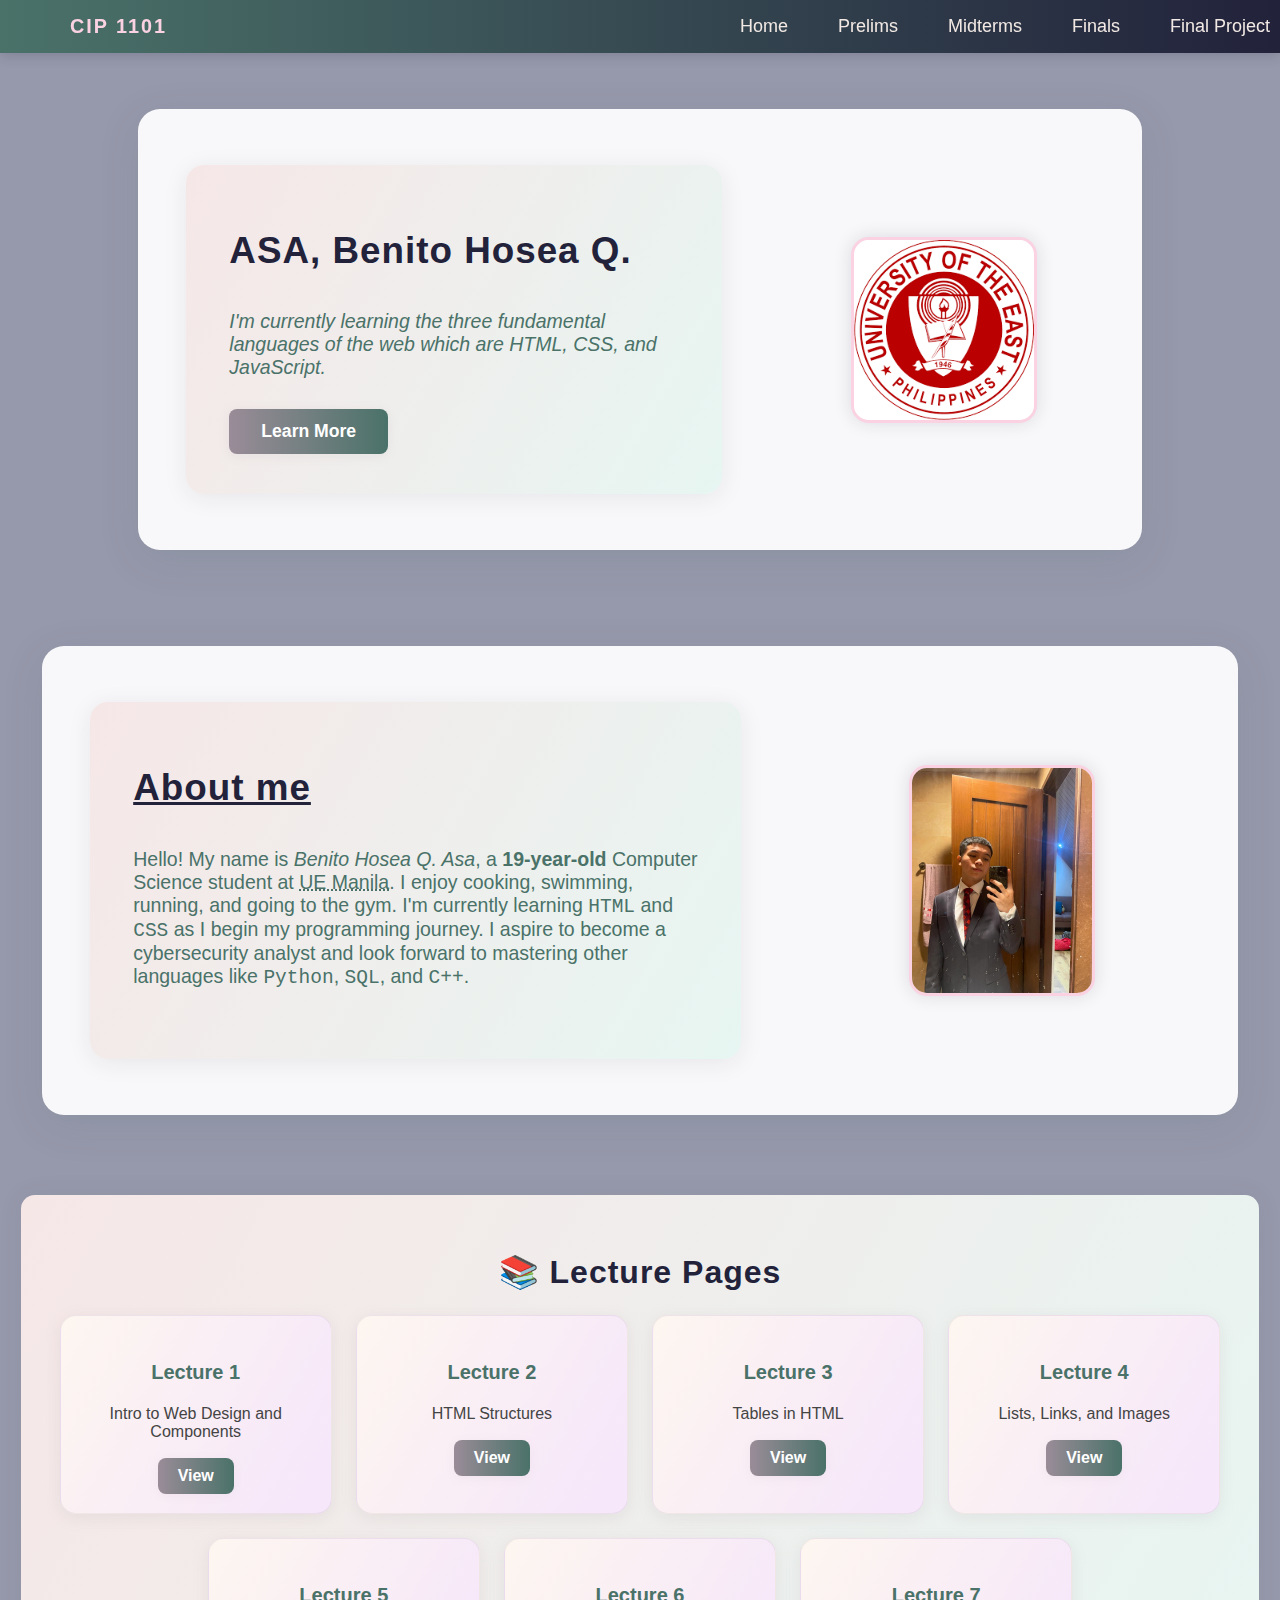
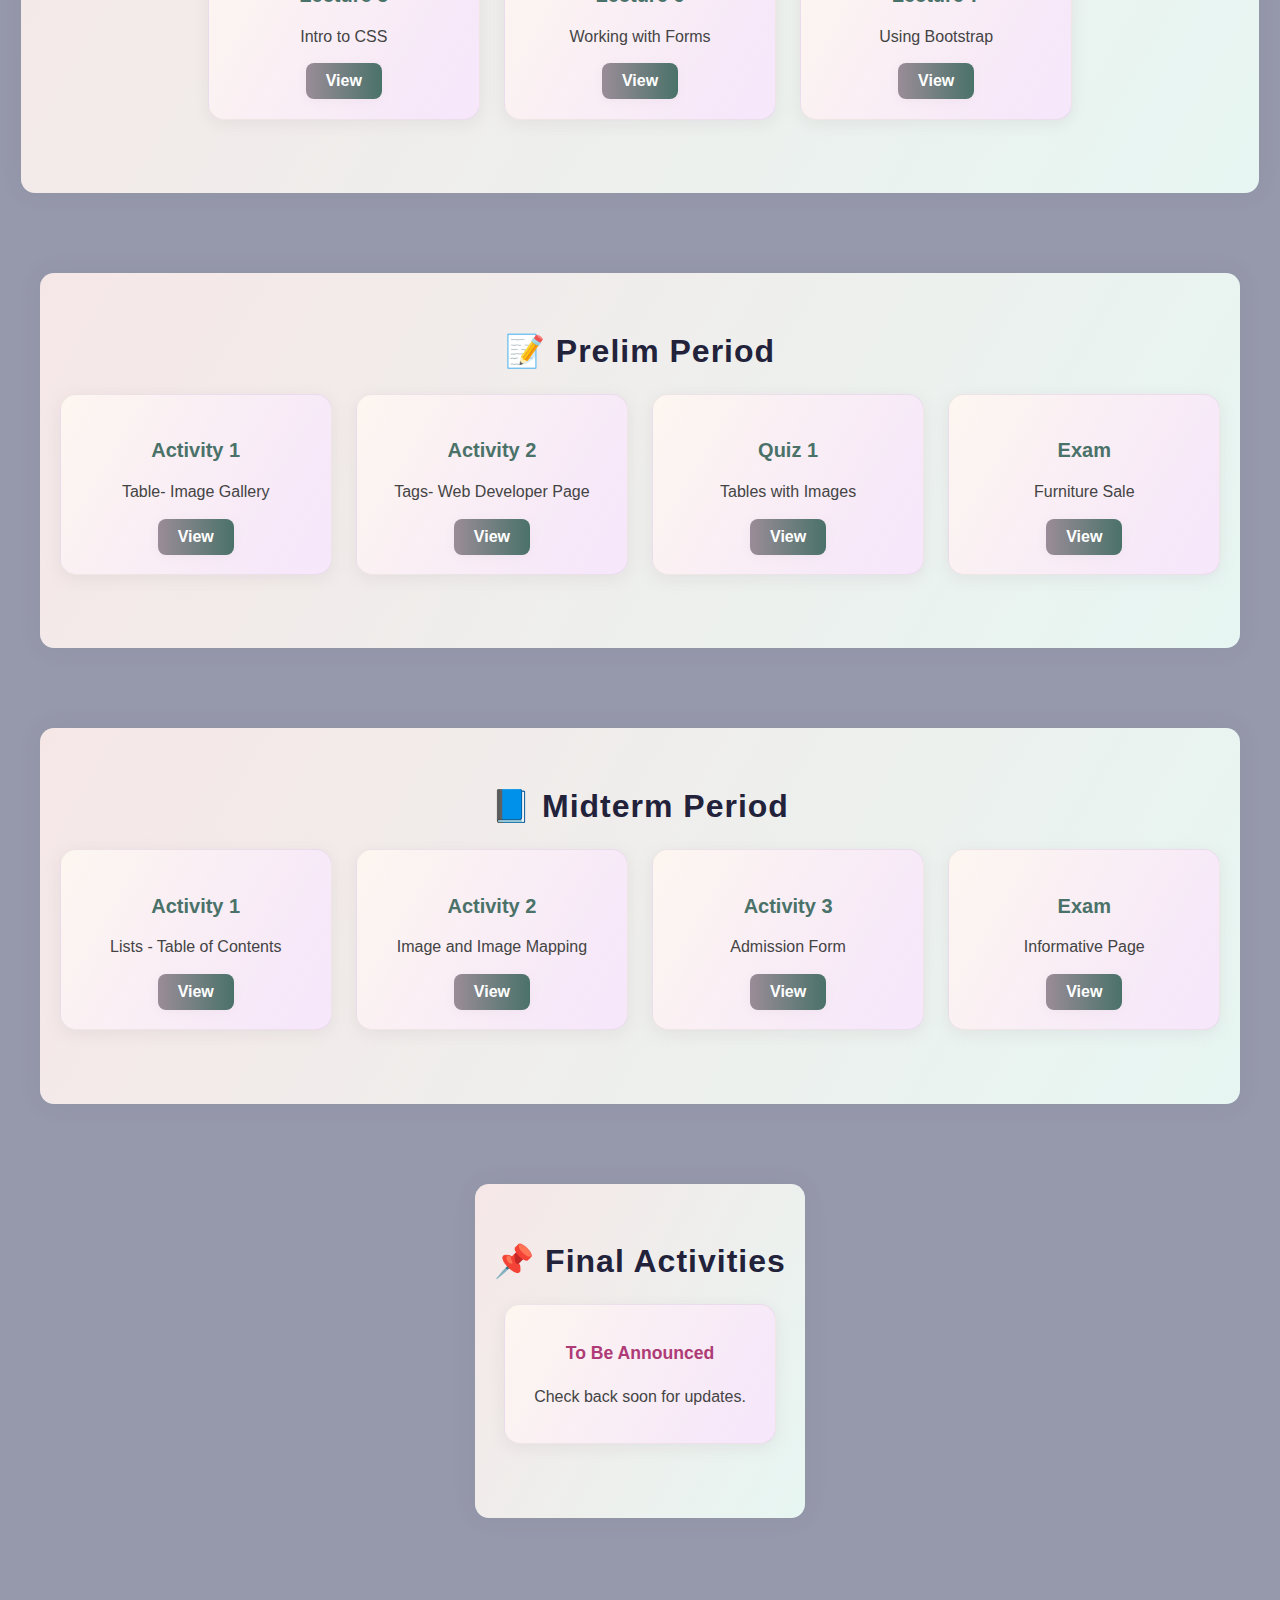
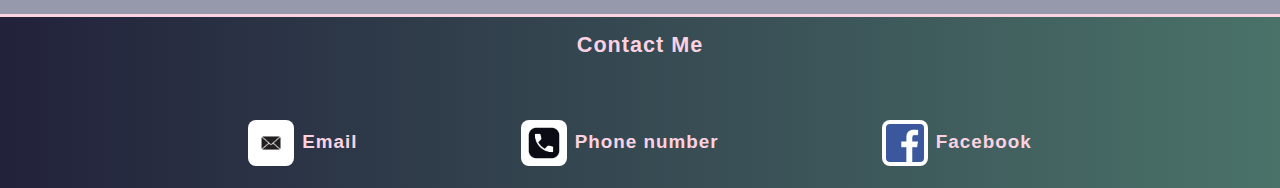
<file: index.html>
<!DOCTYPE html>
<html lang="en">
<head>
    <meta charset="UTF-8">
    <meta name="viewport" content="width=device-width, initial-scale=1.0">
    <title>Portfolio</title>
    <script>
        window.onscroll = function() {
            let btn = document.getElementById("backToTopBtn");
            if (btn) {
                if (document.body.scrollTop > 300 || document.documentElement.scrollTop > 300) {
                    btn.style.display = "block";
                } else {
                    btn.style.display = "none";
                }
            }
        };
        function topFunction() {
            window.scrollTo({ top: 0, behavior: 'smooth' });
        }
    </script>
    <style>
        body {
            font-family: 'Segoe UI', 'Helvetica Neue', Arial, 'Liberation Sans', sans-serif;
            margin: 0;
            display: flex;
            flex-direction: column;
            min-height: 100vh;
            color: #22223b;
            background: linear-gradient(180deg, #9698ab 90%);
        }
        nav {
            padding: 15px 0;
            width: 100%;
            position: sticky;
            top: 0;
            z-index: 100;
            background: linear-gradient(90deg, #4a7269 0%, #22223b 100%);
            box-shadow: 0 2px 12px rgba(34, 34, 59, 0.2);
        }
        ol {
            font-size: 1.1em;
            font-weight: 700;
            letter-spacing: 2px;
            color: #fad2e1;
            margin: 0 20px 0 30px;
        }
        .nav-container {
            display: flex;
            justify-content: space-between;
            align-items: center;
            max-width: 1400px;
            margin: auto;
            font-size: 18px;
        }
        .nav-links {
            list-style: none;
            display: flex;
            margin: 0;
            padding: 0;
        }
        .nav-links li {
            margin-left: 30px;
        }
        .nav-links li a {
            color: #f2e9e4;
            text-decoration: none;
            transition: color 0.3s;
            font-weight: 500;
            padding: 6px 10px;
            border-radius: 6px;
        }
        .nav-links li a:hover,
        .nav-links li a:focus {
            color: #22223b;
            background: #fad2e1;
        }

        /* Unified Card Section Style for both Intro and About */
        .main-section {
            display: flex;
            flex-direction: column;
            align-items: center;
            gap: 2.5rem;
            margin: 3.5rem auto 2.5rem auto;
            max-width: 1100px;
            background: #ffffffee;
            border-radius: 22px;
            box-shadow: 0 10px 40px rgba(74, 114, 105, 0.13);
            padding: 2.5rem 2rem;
        }
        @media (min-width: 800px) {
            .main-section {
                flex-direction: row;
                justify-content: space-between;
                align-items: stretch;
                gap: 4.5rem;
                padding: 3.5rem 3rem;
            }
        }
        .section-content {
            flex: 1.5;
            display: flex;
            flex-direction: column;
            justify-content: center;
            background: linear-gradient(120deg, #f6e7e7 0%, #e7f6f2 100%);
            border-radius: 18px;
            padding: 2.5rem 2.7rem;
            box-shadow: 0 4px 24px rgba(34,34,59,0.08);
            position: relative;
            min-width: 320px;
        }
        .section-content h1 {
            font-size: 2.3rem;
            font-weight: 800;
            letter-spacing: 1px;
            color: #22223b;
            margin-bottom: 1.2rem;
        }
        .section-content p {
            font-size: 1.22rem;
            color: #4a7269;
            margin-bottom: 30px;
        }
        .section-content button {
            padding: 12px 32px;
            background: linear-gradient(90deg, #9a8c98 0%, #4a7269 100%);
            color: #fff;
            border: none;
            border-radius: 8px;
            font-size: 1.1rem;
            font-weight: 700;
            cursor: pointer;
            transition: background 0.3s, box-shadow 0.3s;
            box-shadow: 0 2px 12px rgba(154, 140, 152, 0.12);
        }
        .section-content button:hover {
            background: linear-gradient(90deg, #4a7269 0%, #9a8c98 100%);
            box-shadow: 0 4px 20px rgba(74, 114, 105, 0.10);
        }
        .school-logo {
            position: absolute;
            top: 18px;
            right: 18px;
            width: 70px;
            height: 70px;
            object-fit: contain;
            border-radius: 14px;
            background: #fff;
            box-shadow: 0 2px 8px rgba(154, 140, 152, 0.16);
            border: 2px solid #e07a5f;
        }
        @media (max-width: 700px) {
            .school-logo {
                position: static;
                display: block;
                margin: 1rem auto 0 auto;
            }
            .section-content {
                text-align: center;
            }
        }
        .section-image {
            flex: 1;
            display: flex;
            align-items: center;
            justify-content: center;
            min-width: 220px;
        }
        .section-image img {
            max-width: 180px;
            width: 100%;
            height: auto;
            border-radius: 18px;
            box-shadow: 0 0 18px rgba(34, 34, 59, 0.13);
            border: 3px solid #fad2e1;
            background: #fff;
            object-fit: cover;
            transition: transform 0.22s;
        }
        .section-image img:hover {
            transform: scale(1.045) rotate(-1deg);
            box-shadow: 0 12px 40px rgba(154, 140, 152, 0.18);
        }

        /* PERIOD SECTIONS - Set to About Section background */
        .period-section {
            background: linear-gradient(120deg, #f6e7e7 0%, #e7f6f2 100%);
            padding: 2.3rem 1.2rem;
            margin: 2.5rem auto;
            max-width: 1200px;
            border-radius: 14px;
            box-shadow: 0 0 24px rgba(74, 114, 105, 0.08);
            text-align: center;
        }
        .period-section h1 {
            font-size: 2rem;
            margin-bottom: 1.1rem;
            color: #22223b;
            letter-spacing: 1px;
        }
        .period-section h2 {
            font-size: 1.4rem;
            color: #4a7269;
            margin-top: 1.5rem;
        }
        .period-section h3 {
            color: #ae3b76;
        }
        .period-section p {
            font-size: 1.13rem;
            color: #444;
        }

        /* CARD CONTAINER */
        .card-container {
            display: flex;
            flex-wrap: wrap;
            gap: 1.5rem;
            justify-content: center;
            margin: 1.5rem auto 2.3rem auto;
        }
        .card {
            background: linear-gradient(120deg, #fdf6f0 0%, #f6e7fa 90%);
            color: #22223b;
            width: 235px;
            padding: 1.3rem 1.1rem 1.2rem 1.1rem;
            border-radius: 16px;
            box-shadow: 0 4px 16px rgba(154, 140, 152, 0.14);
            border: 1.5px solid rgba(154, 140, 152, 0.13);
            display: flex;
            flex-direction: column;
            align-items: center;
            transition: transform 0.22s cubic-bezier(.4,2,.6,1), box-shadow 0.21s;
        }
        .card:hover {
            transform: translateY(-6px) scale(1.035);
            box-shadow: 0 10px 24px rgba(74, 114, 105, 0.19);
        }
        .card h2 {
            color: #4a7269;
            margin-bottom: 0.3rem;
            font-size: 1.25em;
        }
        .card h3 {
            color: #ae3b76;
            margin-bottom: 0.5rem;
            font-size: 1.1em;
        }
        .card p {
            margin-bottom: 1.1rem;
            color: #444;
            font-size: 1em;
        }
        .card button {
            background: linear-gradient(90deg, #9a8c98 0%, #4a7269 100%);
            border: none;
            padding: 9px 20px;
            border-radius: 8px;
            color: white;
            font-weight: bold;
            font-size: 1em;
            cursor: pointer;
            transition: background 0.3s, box-shadow 0.2s;
            box-shadow: 0 2px 10px rgba(154, 140, 152, 0.08);
        }
        .card button:hover {
            background: linear-gradient(90deg, #4a7269 0%, #9a8c98 100%);
            box-shadow: 0 6px 18px rgba(74, 114, 105, 0.12);
        }
        .card a.card-btn {
            display: inline-block;
            background: linear-gradient(90deg, #9a8c98 0%, #4a7269 100%);
            border: none;
            padding: 9px 20px;
            border-radius: 8px;
            color: white;
            font-weight: bold;
            font-size: 1em;
            cursor: pointer;
            text-decoration: none;
            transition: background 0.3s, box-shadow 0.2s;
            box-shadow: 0 2px 10px rgba(154, 140, 152, 0.08);
        }
        .card a.card-btn:hover {
            background: linear-gradient(90deg, #4a7269 0%, #9a8c98 100%);
            box-shadow: 0 6px 18px rgba(74, 114, 105, 0.12);
        }

        /* Footer Styles - Compact Height, Large Icons, Good Spacing */
        footer {
            width: 100%;
            background: linear-gradient(90deg, #22223b 0%, #4a7269 100%);
            color: #f2e9e4;
            border-top: 3px solid #fad2e1;
            margin-top: 3.5rem;
            padding: 1.1rem 0 1.1rem 0;
            display: flex;
            flex-wrap: wrap;
            flex-direction: row;
            justify-content: center;
            align-items: center;
            font-size: 1.18rem;
            gap: 2.8rem;
            min-height: 0;
        }
        .footer-title {
            width: 100%;
            text-align: center;
            margin-bottom: 0.7rem;
            font-size: 1.35rem;
            font-weight: 700;
            letter-spacing: 1px;
            color: #fad2e1;
            line-height: 1;
        }
        .footer-item {
            display: flex;
            align-items: center;
            gap: 1.05rem;
            margin: 0 1.9rem 0 1.9rem;
            padding: 0.3rem 1.1rem;
            border-radius: 9px;
            box-sizing: border-box;
        }
        .footer-item a {
            display: flex;
            align-items: center;
            color: #fad2e1;
            text-decoration: none;
            transition: color 0.2s, background 0.22s;
            padding: 0.2rem 0.7rem;
            font-size: 1.13rem;
            font-weight: 600;
            border-radius: 7px;
        }
        .footer-item a:hover {
            color: #fff;
            background: rgba(250, 210, 225, 0.09);
        }
        .footer-icon {
            width: 38px;
            height: 38px;
            object-fit: contain;
            margin-right: 0.5rem;
            border-radius: 8px;
            background: #fff;
            transition: box-shadow 0.2s;
            padding: 4px;
        }
        .footer-label {
            font-size: 1.18rem;
            letter-spacing: 1px;
            font-weight: 600;
            line-height: 1.1;
        }
        .footer-item a:hover .footer-icon {
            box-shadow: 0 2px 14px #fad2e1ab;
        }
        @media (max-width: 900px) {
            footer {
                flex-direction: column;
                gap: 1.5rem;
                font-size: 1.05rem;
                text-align: center;
                padding: 1rem 0 0.8rem 0;
            }
            .footer-title {
                margin-bottom: 0.6rem;
                font-size: 1.13rem;
            }
            .footer-item {
                margin: 0 auto 0.6rem auto;
                padding: 0.3rem 0.6rem;
                justify-content: center;
            }
            .footer-icon {
                width: 32px;
                height: 32px;
                margin-right: 0.3rem;
                padding: 2px;
            }
            .footer-label {
                font-size: 1.06rem;
            }
        }
      
    </style>
</head>
<body>
    <nav>
        <div class="nav-container">
            <ol>CIP 1101</ol>
            <ul class="nav-links">
                <li><a href="#">Home</a></li>
                <li><a href="#prelim">Prelims</a></li>
                <li><a href="#midterm">Midterms</a></li>
                <li><a href="#final">Finals</a></li>
                <li><a href="#">Final Project</a></li>
            </ul>
        </div>
    </nav>

    <!-- Intro Section (Now Unified with About) -->
    <section class="main-section" id="intro">
        <div class="section-content">
            <h1>ASA, Benito Hosea Q.</h1>
            <p><em>I'm currently learning the three fundamental 
            <br> languages of the web which are HTML, CSS, and JavaScript.</em></p>
            <a href="#about"><button><strong>Learn More</strong></button></a>
        </div>
        <div class="section-image">
            <img src="TheUELOGO.png" alt="University of The East">
        </div>
    </section>

    <!-- About Section (Now Unified with Intro) -->
    <section class="main-section" id="about">
        <div class="section-content">
            <h1><u>About me</u></h1>
            <p>
                Hello! My name is <i>Benito Hosea Q. Asa</i>, a <strong>19-year-old</strong> Computer Science student at 
                <abbr title="University of the East - Manila">UE Manila</abbr>. I enjoy cooking, swimming, running, and going to the gym. 
                I'm currently learning <code>HTML</code> and <code>CSS</code> as I begin my programming journey. I aspire to become a 
                cybersecurity analyst and look forward to mastering other languages like <code>Python</code>, <code>SQL</code>, and <code>C++</code>.
            </p>
        </div>
        <div class="section-image">
            <img src="Asa-Benito.jpg" alt="Benito Hosea Q. Asa">
        </div>
    </section>

    <section class="period-section">
        <h1>📚 Lecture Pages</h1>
        <div class="card-container">
            <div class="card">
                <h2>Lecture 1</h2>
                <p>Intro to Web Design and Components</p>
                <a href="Name_ Benito Hosea Q.pdf" class="card-btn" target="_blank">View</a>
            </div>
            <div class="card">
                <h2>Lecture 2</h2>
                <p>HTML Structures</p>
                <a href="exer1.html" class="card-btn" target="_blank">View</a>
            </div>
            <div class="card">
                <h2>Lecture 3</h2>
                <p>Tables in HTML</p>
                <a href="https://codepen.io/Hosea17/pen/VYLYamq" class="card-btn" target="_blank">View</a>
            </div>
            <div class="card">
                <h2>Lecture 4</h2>
                <p>Lists, Links, and Images</p>
                <a href="file:///C:/Users/Asa/Downloads/lecture4.pdf" class="card-btn" target="_blank">View</a>
            </div>
            <div class="card">
                <h2>Lecture 5</h2>
                <p>Intro to CSS</p>
                <a href="Lecture4.html" class="card-btn" target="_blank">View</a>
            </div>
            <div class="card">
                <h2>Lecture 6</h2>
                <p>Working with Forms</p>
                <a href="CIP 1101 MIDTERM EXERCISE 2.html" class="card-btn" target="_blank">View</a>
            </div>
            <div class="card">
                <h2>Lecture 7</h2>
                <p>Using Bootstrap</p>
                <a href="https://codepen.io/Hosea17/pen/zxxadPy" class="card-btn" target="_blank">View</a>
            </div>
        </div>
    </section>

    <!-- PRELIM PERIOD -->
   <section id="prelim" class="period-section">
        <h1>📝 Prelim Period</h1>
        <div class="card-container">
            <div class="card">
                <h2>Activity 1</h2>
                <p>Table- Image Gallery</p>
                <a href="CIP%201101%20PRELIM%20ASSIGNMENT%232.html" class="card-btn" target="_blank">View</a>
            </div>
            <div class="card">
                <h2>Activity 2</h2>
                <p>Tags- Web Developer Page</p>
                <a href="https://codepen.io/Hosea17/pen/Kwpwzma" class="card-btn" target="_blank">View</a>
            </div>
            <div class="card">
                <h2>Quiz 1</h2>
                <p>Tables with Images</p>
                <a href="https://codepen.io/Hosea17/pen/EajaKOd" class="card-btn" target="_blank">View</a>
            </div>
            <div class="card">
                <h2>Exam</h2>
                <p>Furniture Sale</p>
                <a href="Home.html" class="card-btn" target="_blank">View</a>
            </div>
        </div>
    </section>

    <!-- MIDTERM PERIOD -->
    <section id="midterm" class="period-section">
        <h1>📘 Midterm Period</h1>
        <div class="card-container">
            <div class="card">
                <h2>Activity 1</h2>
                <p>Lists - Table of Contents</p>
                <a href="https://codepen.io/Hosea17/pen/JodoXqz" class="card-btn" target="_blank">View</a>
            </div>
            <div class="card">
                <h2>Activity 2</h2>
                <p>Image and Image Mapping</p>
                <a href="https://codepen.io/Hosea17/pen/LEVENao" class="card-btn" target="_blank">View</a>
            </div>
            <div class="card">
                <h2>Activity 3</h2>
                <p>Admission Form</p>
                <a href="https://codepen.io/Hosea17/pen/qEdEZww" class="card-btn" target="_blank">View</a>
            </div>
            <div class="card">
                <h2>Exam</h2>
                <p>Informative Page</p>
                <a href="https://cip1101csbdcustodiosy2425.on.drv.tw/MidExam/MidExam.html" class="card-btn" target="_blank">View</a>
            </div>
        </div>
    
    </section>

    <!-- FINAL PERIOD -->
    <section id="final" class="period-section">
        <h1>📌 Final Activities</h1>
        <div class="card-container">
            <div class="card"><h3>To Be Announced</h3><p>Check back soon for updates.</p></div>
        </div>
    </section>

    <!-- Footer Section -->
    <footer>
        <div class="footer-title">
            Contact Me
        </div>
        <div class="footer-item">
            <a href="mailto:asa.benitohosea@ue.edu.ph" target="_blank" title="Email">
                <img src="Emaillogo.jpg" alt="Email Icon" class="footer-icon">
                <span class="footer-label">Email</span>
            </a>
        </div>
        <div class="footer-item">
            <a href="tel:09628467436" target="_blank" title="Phone number">
                <img src="phonecalllogo.png" alt="Phone Icon" class="footer-icon">
                <span class="footer-label">Phone number</span>
            </a>
        </div>
        <div class="footer-item">
            <a href="https://www.facebook.com/Hosea.qa/" target="_blank" title="Facebook">
                <img src="facebook.png" alt="Facebook Icon" class="footer-icon">
                <span class="footer-label">Facebook</span>
            </a>
        </div>
    </footer>
</body>
</html>
</file>
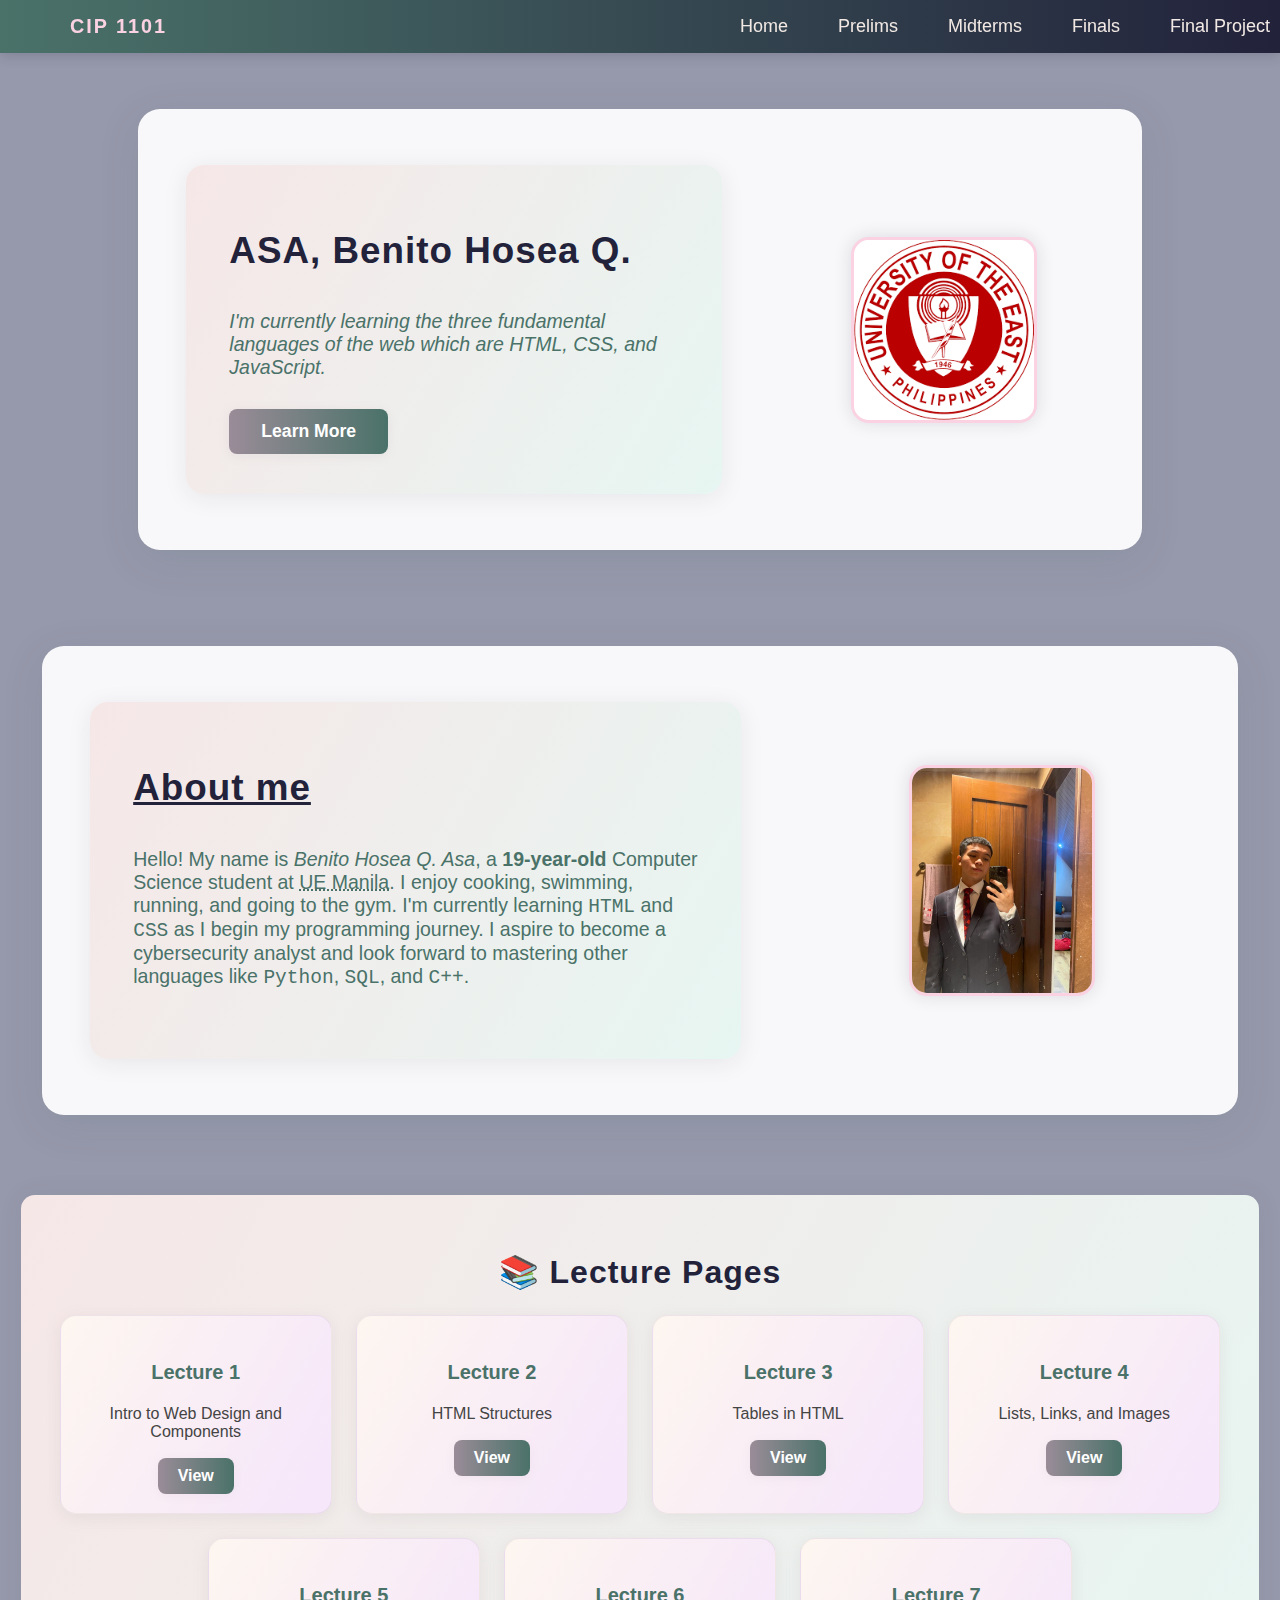
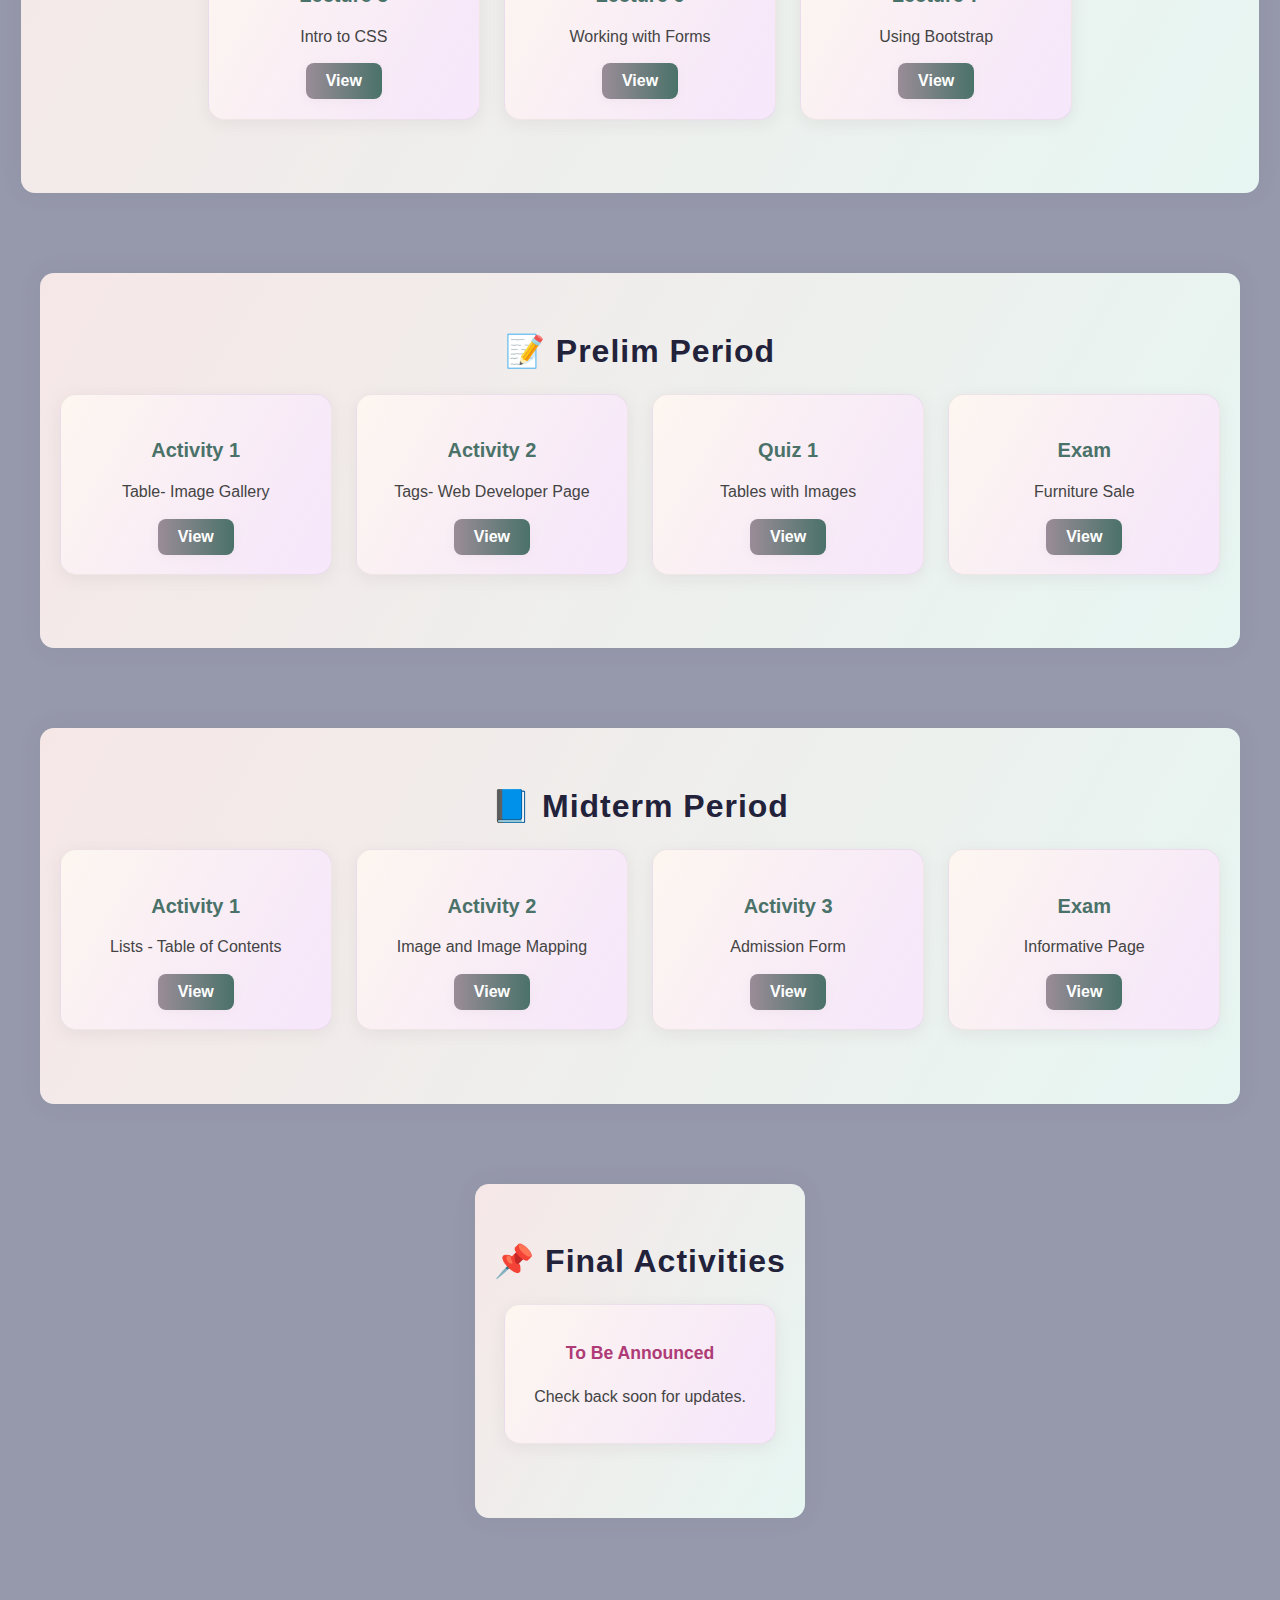
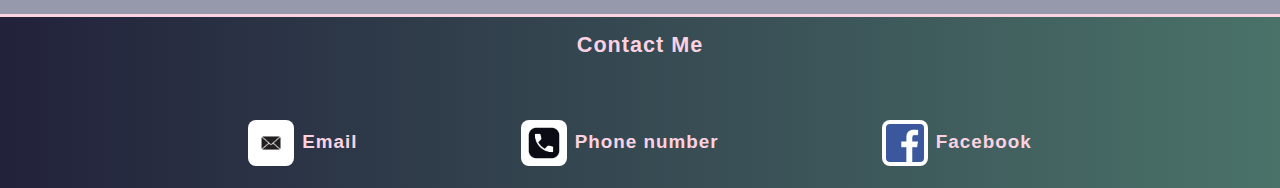
<file: AsaBenitooPortfolio.html>
<!DOCTYPE html>
<html lang="en">
<head>
    <meta charset="UTF-8">
    <meta name="viewport" content="width=device-width, initial-scale=1.0">
    <title>Portfolio</title>
    <script>
        window.onscroll = function() {
            let btn = document.getElementById("backToTopBtn");
            if (btn) {
                if (document.body.scrollTop > 300 || document.documentElement.scrollTop > 300) {
                    btn.style.display = "block";
                } else {
                    btn.style.display = "none";
                }
            }
        };
        function topFunction() {
            window.scrollTo({ top: 0, behavior: 'smooth' });
        }
    </script>
    <style>
        body {
            font-family: 'Segoe UI', 'Helvetica Neue', Arial, 'Liberation Sans', sans-serif;
            margin: 0;
            display: flex;
            flex-direction: column;
            min-height: 100vh;
            color: #22223b;
            background: linear-gradient(180deg, #9698ab 90%);
        }
        nav {
            padding: 15px 0;
            width: 100%;
            position: sticky;
            top: 0;
            z-index: 100;
            background: linear-gradient(90deg, #4a7269 0%, #22223b 100%);
            box-shadow: 0 2px 12px rgba(34, 34, 59, 0.2);
        }
        ol {
            font-size: 1.1em;
            font-weight: 700;
            letter-spacing: 2px;
            color: #fad2e1;
            margin: 0 20px 0 30px;
        }
        .nav-container {
            display: flex;
            justify-content: space-between;
            align-items: center;
            max-width: 1400px;
            margin: auto;
            font-size: 18px;
        }
        .nav-links {
            list-style: none;
            display: flex;
            margin: 0;
            padding: 0;
        }
        .nav-links li {
            margin-left: 30px;
        }
        .nav-links li a {
            color: #f2e9e4;
            text-decoration: none;
            transition: color 0.3s;
            font-weight: 500;
            padding: 6px 10px;
            border-radius: 6px;
        }
        .nav-links li a:hover,
        .nav-links li a:focus {
            color: #22223b;
            background: #fad2e1;
        }

        /* Unified Card Section Style for both Intro and About */
        .main-section {
            display: flex;
            flex-direction: column;
            align-items: center;
            gap: 2.5rem;
            margin: 3.5rem auto 2.5rem auto;
            max-width: 1100px;
            background: #ffffffee;
            border-radius: 22px;
            box-shadow: 0 10px 40px rgba(74, 114, 105, 0.13);
            padding: 2.5rem 2rem;
        }
        @media (min-width: 800px) {
            .main-section {
                flex-direction: row;
                justify-content: space-between;
                align-items: stretch;
                gap: 4.5rem;
                padding: 3.5rem 3rem;
            }
        }
        .section-content {
            flex: 1.5;
            display: flex;
            flex-direction: column;
            justify-content: center;
            background: linear-gradient(120deg, #f6e7e7 0%, #e7f6f2 100%);
            border-radius: 18px;
            padding: 2.5rem 2.7rem;
            box-shadow: 0 4px 24px rgba(34,34,59,0.08);
            position: relative;
            min-width: 320px;
        }
        .section-content h1 {
            font-size: 2.3rem;
            font-weight: 800;
            letter-spacing: 1px;
            color: #22223b;
            margin-bottom: 1.2rem;
        }
        .section-content p {
            font-size: 1.22rem;
            color: #4a7269;
            margin-bottom: 30px;
        }
        .section-content button {
            padding: 12px 32px;
            background: linear-gradient(90deg, #9a8c98 0%, #4a7269 100%);
            color: #fff;
            border: none;
            border-radius: 8px;
            font-size: 1.1rem;
            font-weight: 700;
            cursor: pointer;
            transition: background 0.3s, box-shadow 0.3s;
            box-shadow: 0 2px 12px rgba(154, 140, 152, 0.12);
        }
        .section-content button:hover {
            background: linear-gradient(90deg, #4a7269 0%, #9a8c98 100%);
            box-shadow: 0 4px 20px rgba(74, 114, 105, 0.10);
        }
        .school-logo {
            position: absolute;
            top: 18px;
            right: 18px;
            width: 70px;
            height: 70px;
            object-fit: contain;
            border-radius: 14px;
            background: #fff;
            box-shadow: 0 2px 8px rgba(154, 140, 152, 0.16);
            border: 2px solid #e07a5f;
        }
        @media (max-width: 700px) {
            .school-logo {
                position: static;
                display: block;
                margin: 1rem auto 0 auto;
            }
            .section-content {
                text-align: center;
            }
        }
        .section-image {
            flex: 1;
            display: flex;
            align-items: center;
            justify-content: center;
            min-width: 220px;
        }
        .section-image img {
            max-width: 180px;
            width: 100%;
            height: auto;
            border-radius: 18px;
            box-shadow: 0 0 18px rgba(34, 34, 59, 0.13);
            border: 3px solid #fad2e1;
            background: #fff;
            object-fit: cover;
            transition: transform 0.22s;
        }
        .section-image img:hover {
            transform: scale(1.045) rotate(-1deg);
            box-shadow: 0 12px 40px rgba(154, 140, 152, 0.18);
        }

        /* PERIOD SECTIONS - Set to About Section background */
        .period-section {
            background: linear-gradient(120deg, #f6e7e7 0%, #e7f6f2 100%);
            padding: 2.3rem 1.2rem;
            margin: 2.5rem auto;
            max-width: 1200px;
            border-radius: 14px;
            box-shadow: 0 0 24px rgba(74, 114, 105, 0.08);
            text-align: center;
        }
        .period-section h1 {
            font-size: 2rem;
            margin-bottom: 1.1rem;
            color: #22223b;
            letter-spacing: 1px;
        }
        .period-section h2 {
            font-size: 1.4rem;
            color: #4a7269;
            margin-top: 1.5rem;
        }
        .period-section h3 {
            color: #ae3b76;
        }
        .period-section p {
            font-size: 1.13rem;
            color: #444;
        }

        /* CARD CONTAINER */
        .card-container {
            display: flex;
            flex-wrap: wrap;
            gap: 1.5rem;
            justify-content: center;
            margin: 1.5rem auto 2.3rem auto;
        }
        .card {
            background: linear-gradient(120deg, #fdf6f0 0%, #f6e7fa 90%);
            color: #22223b;
            width: 235px;
            padding: 1.3rem 1.1rem 1.2rem 1.1rem;
            border-radius: 16px;
            box-shadow: 0 4px 16px rgba(154, 140, 152, 0.14);
            border: 1.5px solid rgba(154, 140, 152, 0.13);
            display: flex;
            flex-direction: column;
            align-items: center;
            transition: transform 0.22s cubic-bezier(.4,2,.6,1), box-shadow 0.21s;
        }
        .card:hover {
            transform: translateY(-6px) scale(1.035);
            box-shadow: 0 10px 24px rgba(74, 114, 105, 0.19);
        }
        .card h2 {
            color: #4a7269;
            margin-bottom: 0.3rem;
            font-size: 1.25em;
        }
        .card h3 {
            color: #ae3b76;
            margin-bottom: 0.5rem;
            font-size: 1.1em;
        }
        .card p {
            margin-bottom: 1.1rem;
            color: #444;
            font-size: 1em;
        }
        .card button {
            background: linear-gradient(90deg, #9a8c98 0%, #4a7269 100%);
            border: none;
            padding: 9px 20px;
            border-radius: 8px;
            color: white;
            font-weight: bold;
            font-size: 1em;
            cursor: pointer;
            transition: background 0.3s, box-shadow 0.2s;
            box-shadow: 0 2px 10px rgba(154, 140, 152, 0.08);
        }
        .card button:hover {
            background: linear-gradient(90deg, #4a7269 0%, #9a8c98 100%);
            box-shadow: 0 6px 18px rgba(74, 114, 105, 0.12);
        }
        .card a.card-btn {
            display: inline-block;
            background: linear-gradient(90deg, #9a8c98 0%, #4a7269 100%);
            border: none;
            padding: 9px 20px;
            border-radius: 8px;
            color: white;
            font-weight: bold;
            font-size: 1em;
            cursor: pointer;
            text-decoration: none;
            transition: background 0.3s, box-shadow 0.2s;
            box-shadow: 0 2px 10px rgba(154, 140, 152, 0.08);
        }
        .card a.card-btn:hover {
            background: linear-gradient(90deg, #4a7269 0%, #9a8c98 100%);
            box-shadow: 0 6px 18px rgba(74, 114, 105, 0.12);
        }

        /* Footer Styles - Compact Height, Large Icons, Good Spacing */
        footer {
            width: 100%;
            background: linear-gradient(90deg, #22223b 0%, #4a7269 100%);
            color: #f2e9e4;
            border-top: 3px solid #fad2e1;
            margin-top: 3.5rem;
            padding: 1.1rem 0 1.1rem 0;
            display: flex;
            flex-wrap: wrap;
            flex-direction: row;
            justify-content: center;
            align-items: center;
            font-size: 1.18rem;
            gap: 2.8rem;
            min-height: 0;
        }
        .footer-title {
            width: 100%;
            text-align: center;
            margin-bottom: 0.7rem;
            font-size: 1.35rem;
            font-weight: 700;
            letter-spacing: 1px;
            color: #fad2e1;
            line-height: 1;
        }
        .footer-item {
            display: flex;
            align-items: center;
            gap: 1.05rem;
            margin: 0 1.9rem 0 1.9rem;
            padding: 0.3rem 1.1rem;
            border-radius: 9px;
            box-sizing: border-box;
        }
        .footer-item a {
            display: flex;
            align-items: center;
            color: #fad2e1;
            text-decoration: none;
            transition: color 0.2s, background 0.22s;
            padding: 0.2rem 0.7rem;
            font-size: 1.13rem;
            font-weight: 600;
            border-radius: 7px;
        }
        .footer-item a:hover {
            color: #fff;
            background: rgba(250, 210, 225, 0.09);
        }
        .footer-icon {
            width: 38px;
            height: 38px;
            object-fit: contain;
            margin-right: 0.5rem;
            border-radius: 8px;
            background: #fff;
            transition: box-shadow 0.2s;
            padding: 4px;
        }
        .footer-label {
            font-size: 1.18rem;
            letter-spacing: 1px;
            font-weight: 600;
            line-height: 1.1;
        }
        .footer-item a:hover .footer-icon {
            box-shadow: 0 2px 14px #fad2e1ab;
        }
        @media (max-width: 900px) {
            footer {
                flex-direction: column;
                gap: 1.5rem;
                font-size: 1.05rem;
                text-align: center;
                padding: 1rem 0 0.8rem 0;
            }
            .footer-title {
                margin-bottom: 0.6rem;
                font-size: 1.13rem;
            }
            .footer-item {
                margin: 0 auto 0.6rem auto;
                padding: 0.3rem 0.6rem;
                justify-content: center;
            }
            .footer-icon {
                width: 32px;
                height: 32px;
                margin-right: 0.3rem;
                padding: 2px;
            }
            .footer-label {
                font-size: 1.06rem;
            }
        }
      
    </style>
</head>
<body>
    <nav>
        <div class="nav-container">
            <ol>CIP 1101</ol>
            <ul class="nav-links">
                <li><a href="#">Home</a></li>
                <li><a href="#prelim">Prelims</a></li>
                <li><a href="#midterm">Midterms</a></li>
                <li><a href="#final">Finals</a></li>
                <li><a href="#">Final Project</a></li>
            </ul>
        </div>
    </nav>

    <!-- Intro Section (Now Unified with About) -->
    <section class="main-section" id="intro">
        <div class="section-content">
            <h1>ASA, Benito Hosea Q.</h1>
            <p><em>I'm currently learning the three fundamental 
            <br> languages of the web which are HTML, CSS, and JavaScript.</em></p>
            <a href="#about"><button><strong>Learn More</strong></button></a>
        </div>
        <div class="section-image">
            <img src="TheUELOGO.png" alt="University of The East">
        </div>
    </section>

    <!-- About Section (Now Unified with Intro) -->
    <section class="main-section" id="about">
        <div class="section-content">
            <h1><u>About me</u></h1>
            <p>
                Hello! My name is <i>Benito Hosea Q. Asa</i>, a <strong>19-year-old</strong> Computer Science student at 
                <abbr title="University of the East - Manila">UE Manila</abbr>. I enjoy cooking, swimming, running, and going to the gym. 
                I'm currently learning <code>HTML</code> and <code>CSS</code> as I begin my programming journey. I aspire to become a 
                cybersecurity analyst and look forward to mastering other languages like <code>Python</code>, <code>SQL</code>, and <code>C++</code>.
            </p>
        </div>
        <div class="section-image">
            <img src="Asa-Benito.jpg" alt="Benito Hosea Q. Asa">
        </div>
    </section>

    <section class="period-section">
        <h1>📚 Lecture Pages</h1>
        <div class="card-container">
            <div class="card">
                <h2>Lecture 1</h2>
                <p>Intro to Web Design and Components</p>
                <a href="file:///C:/Users/Asa/Downloads/Name_%20Benito%20Hosea%20Q.pdf" class="card-btn" target="_blank">View</a>
            </div>
            <div class="card">
                <h2>Lecture 2</h2>
                <p>HTML Structures</p>
                <a href="file:///C:/Users/Asa/Downloads/exer1.html" class="card-btn" target="_blank">View</a>
            </div>
            <div class="card">
                <h2>Lecture 3</h2>
                <p>Tables in HTML</p>
                <a href="https://codepen.io/Hosea17/pen/VYLYamq" class="card-btn" target="_blank">View</a>
            </div>
            <div class="card">
                <h2>Lecture 4</h2>
                <p>Lists, Links, and Images</p>
                <a href="file:///C:/Users/Asa/Downloads/lecture4.pdf" class="card-btn" target="_blank">View</a>
            </div>
            <div class="card">
                <h2>Lecture 5</h2>
                <p>Intro to CSS</p>
                <a href="file:///C:/Users/Asa/Downloads/Lecture4.html" class="card-btn" target="_blank">View</a>
            </div>
            <div class="card">
                <h2>Lecture 6</h2>
                <p>Working with Forms</p>
                <a href="file:///C:/Users/Asa/Downloads/Asa%20Portfolio/CIP%201101%20MIDTERM%20EXERCISE%202.html#" class="card-btn" target="_blank">View</a>
            </div>
            <div class="card">
                <h2>Lecture 7</h2>
                <p>Using Bootstrap</p>
                <a href="https://codepen.io/Hosea17/pen/zxxadPy" class="card-btn" target="_blank">View</a>
            </div>
        </div>
    </section>

    <!-- PRELIM PERIOD -->
   <section id="prelim" class="period-section">
        <h1>📝 Prelim Period</h1>
        <div class="card-container">
            <div class="card">
                <h2>Activity 1</h2>
                <p>Table- Image Gallery</p>
                <a href="file:///C:/Users/Asa/Downloads/CIP%201101%20PRELIM%20ASSIGNMENT%232.html" class="card-btn" target="_blank">View</a>
            </div>
            <div class="card">
                <h2>Activity 2</h2>
                <p>Tags- Web Developer Page</p>
                <a href="https://codepen.io/Hosea17/pen/Kwpwzma" class="card-btn" target="_blank">View</a>
            </div>
            <div class="card">
                <h2>Quiz 1</h2>
                <p>Tables with Images</p>
                <a href="https://codepen.io/Hosea17/pen/EajaKOd" class="card-btn" target="_blank">View</a>
            </div>
            <div class="card">
                <h2>Exam</h2>
                <p>Furniture Sale</p>
                <a href="https://ue.instructure.com/courses/40577/assignments/860426?module_item_id=1611529" class="card-btn" target="_blank">View</a>
            </div>
        </div>
    </section>

    <!-- MIDTERM PERIOD -->
    <section id="midterm" class="period-section">
        <h1>📘 Midterm Period</h1>
        <div class="card-container">
            <div class="card">
                <h2>Activity 1</h2>
                <p>Lists - Table of Contents</p>
                <a href="https://codepen.io/Hosea17/pen/JodoXqz" class="card-btn" target="_blank">View</a>
            </div>
            <div class="card">
                <h2>Activity 2</h2>
                <p>Image and Image Mapping</p>
                <a href="https://codepen.io/Hosea17/pen/LEVENao" class="card-btn" target="_blank">View</a>
            </div>
            <div class="card">
                <h2>Activity 3</h2>
                <p>Admission Form</p>
                <a href="https://codepen.io/Hosea17/pen/qEdEZww" class="card-btn" target="_blank">View</a>
            </div>
            <div class="card">
                <h2>Exam</h2>
                <p>Informative Page</p>
                <a href="https://cip1101csbdcustodiosy2425.on.drv.tw/MidExam/MidExam.html" class="card-btn" target="_blank">View</a>
            </div>
        </div>
    
    </section>

    <!-- FINAL PERIOD -->
    <section id="final" class="period-section">
        <h1>📌 Final Activities</h1>
        <div class="card-container">
            <div class="card"><h3>To Be Announced</h3><p>Check back soon for updates.</p></div>
        </div>
    </section>

    <!-- Footer Section -->
    <footer>
        <div class="footer-title">
            Contact Me
        </div>
        <div class="footer-item">
            <a href="mailto:asa.benitohosea@ue.edu.ph" target="_blank" title="Email">
                <img src="Emaillogo.jpg" alt="Email Icon" class="footer-icon">
                <span class="footer-label">Email</span>
            </a>
        </div>
        <div class="footer-item">
            <a href="tel:09628467436" target="_blank" title="Phone number">
                <img src="phonecalllogo.png" alt="Phone Icon" class="footer-icon">
                <span class="footer-label">Phone number</span>
            </a>
        </div>
        <div class="footer-item">
            <a href="https://www.facebook.com/Hosea.qa/" target="_blank" title="Facebook">
                <img src="facebook.png" alt="Facebook Icon" class="footer-icon">
                <span class="footer-label">Facebook</span>
            </a>
        </div>
    </footer>
</body>
</html>
</file>
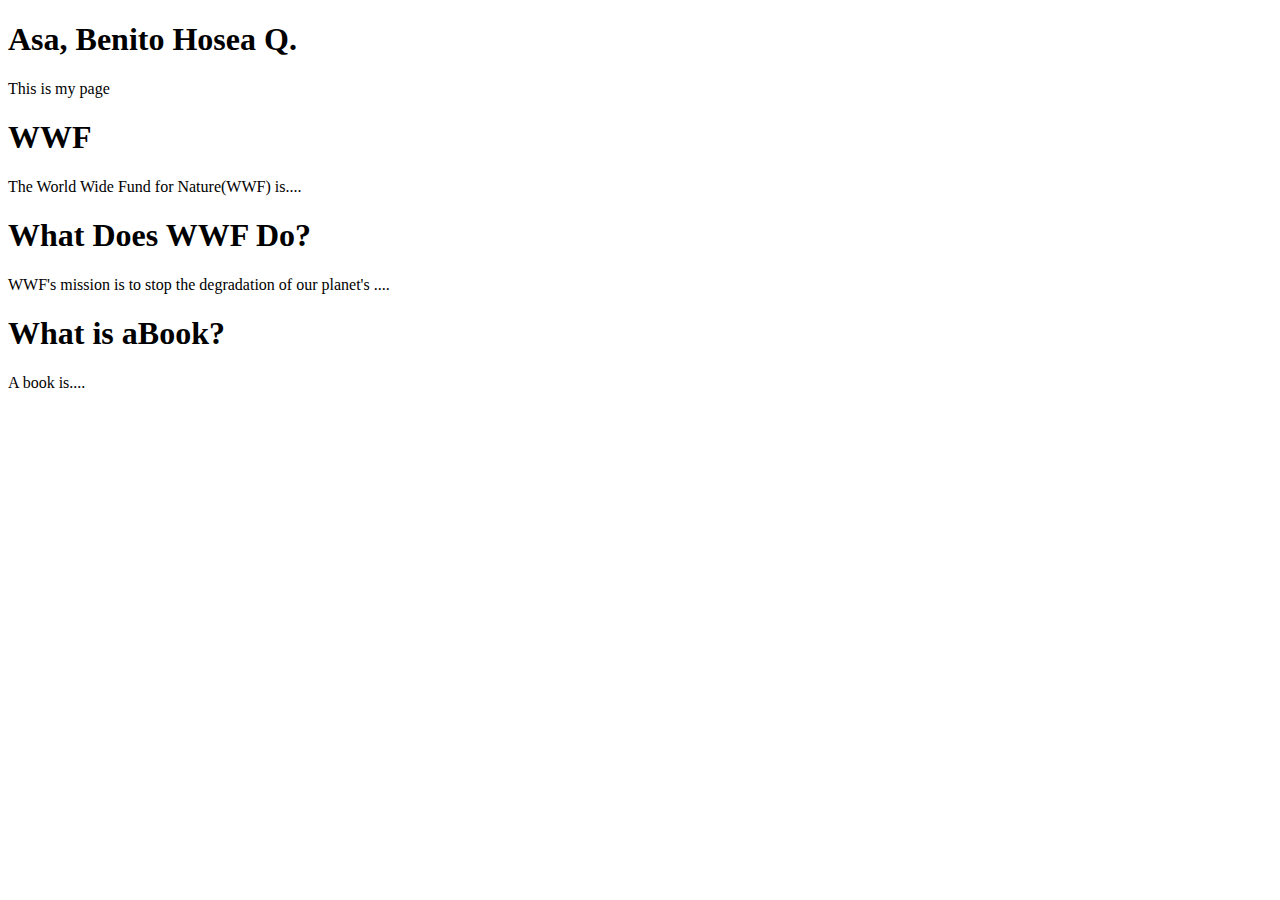
<file: exer1.html>
<!DOCTYPE html>
<html>
  <head>
    <meta charset="utf-8">
    <title>My test page</title>
  </head>
  <body>
    <h1> Asa, Benito Hosea Q. </h1>
    <p> This is my page</p>
    <!--Add your Comment Here-->
    <section>
  <h1>WWF</h1>
  <p>The World Wide Fund for Nature(WWF) is.... </p>
</section>

<article>
  <h1> What Does WWF Do?</h1>
  <p> WWF's mission is to stop the degradation of our planet's ....</p>
<article>
  <header>
  <h1> What is aBook?</h1>
  <p> A book is....</p>
</article>
  </body>
</html>
</file>
